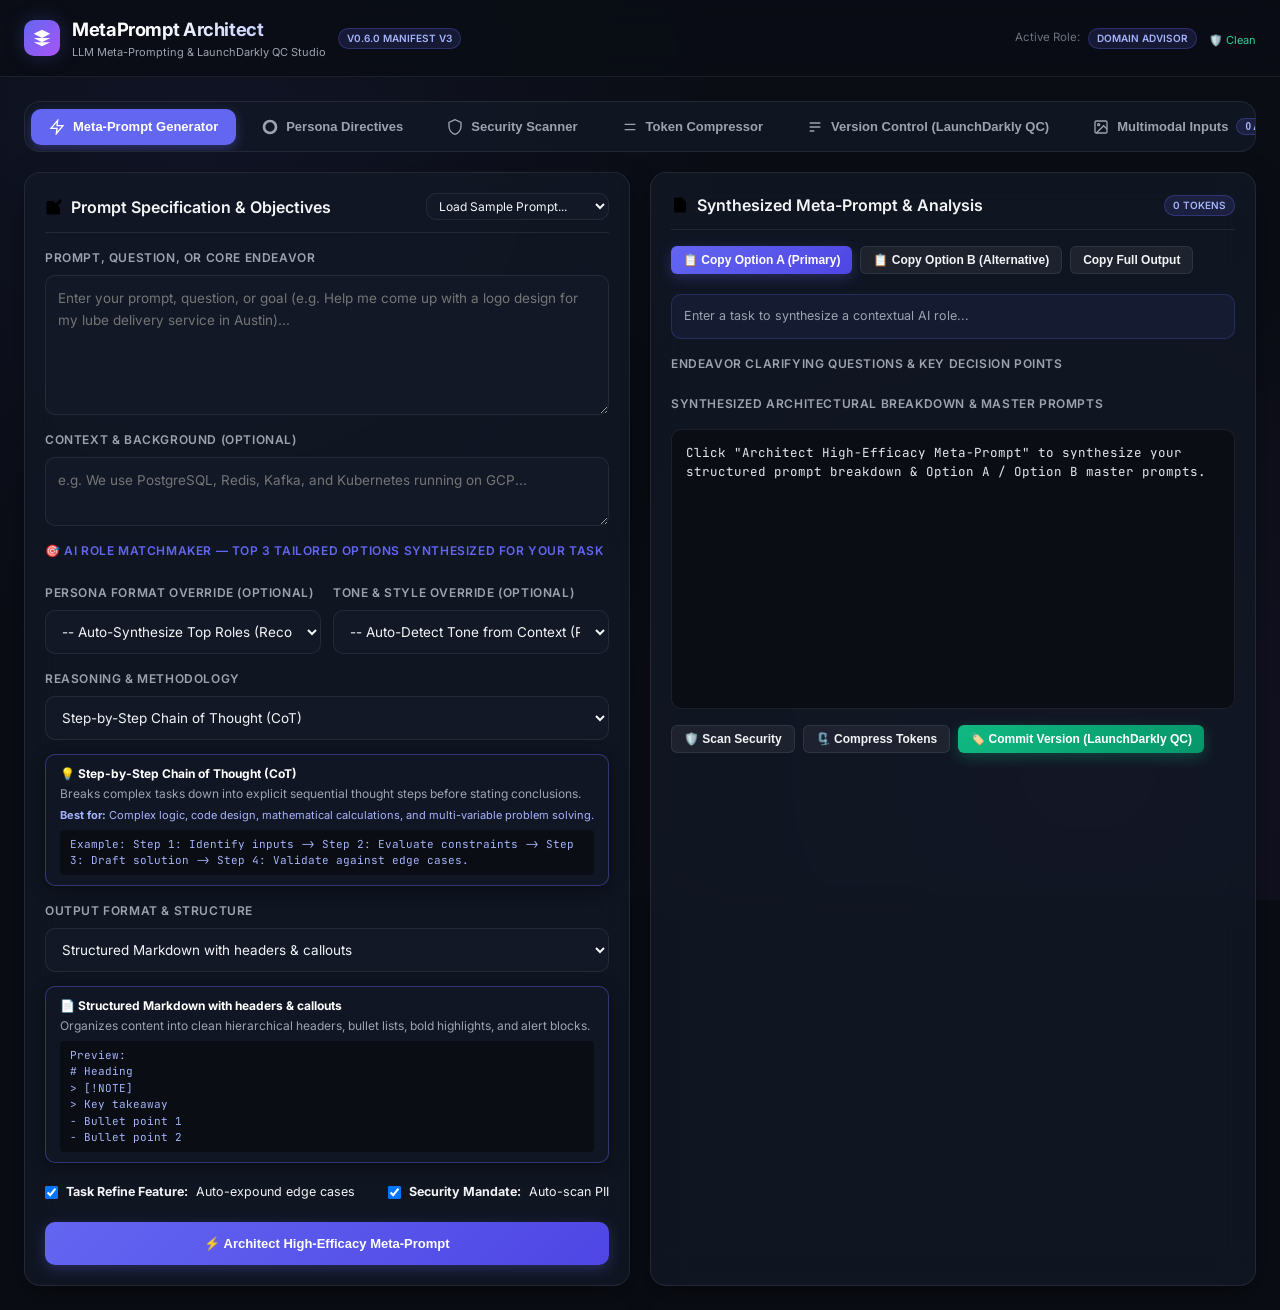
<file: index.html>
<!DOCTYPE html>
<html lang="en">
<head>
  <meta charset="UTF-8">
  <meta name="viewport" content="width=device-width, initial-scale=1.0">
  <title>MetaPrompt Architect — Meta-Prompting & Prompt Management Studio</title>
  <link rel="stylesheet" href="css/styles.css">
  <link rel="preconnect" href="https://fonts.googleapis.com">
  <link rel="preconnect" href="https://fonts.gstatic.com" crossorigin>
  <link href="https://fonts.googleapis.com/css2?family=Inter:wght@400;500;600;700&family=JetBrains+Mono:wght@400;500;600&display=swap" rel="stylesheet">
</head>
<body>

  <!-- Header & Top Navigation -->
  <header class="app-header">
    <div class="brand">
      <div class="brand-icon">
        <svg viewBox="0 0 24 24">
          <path d="M12 2L2 7l10 5 10-5-10-5zM2 17l10 5 10-5M2 12l10 5 10-5"/>
        </svg>
      </div>
      <div>
        <div class="brand-title">MetaPrompt Architect</div>
        <div style="font-size: 11px; color: var(--text-secondary);">LLM Meta-Prompting & LaunchDarkly QC Studio</div>
      </div>
      <span class="brand-badge">v0.6.0 Manifest V3</span>
    </div>

    <div class="header-actions">
      <div class="flex-gap-2">
        <span style="font-size: 11.5px; color: var(--text-muted);">Active Role:</span>
        <span class="brand-badge" id="badge-active-role">Domain Advisor</span>
      </div>
      <div id="header-security-indicator">
        <span style="color: #34d399; font-size: 11px;">🛡️ Clean</span>
      </div>
    </div>
  </header>

  <!-- Main Container -->
  <main class="main-container">

    <!-- Navigation Tabs -->
    <nav class="tabs-navigation">
      <button class="tab-btn active" data-tab="generator">
        <svg viewBox="0 0 24 24"><path d="M13 2L3 14h9l-1 8 10-12h-9l1-8z"/></svg>
        Meta-Prompt Generator
      </button>
      <button class="tab-btn" data-tab="advisor">
        <svg viewBox="0 0 24 24"><path d="M12 2a10 10 0 100 20 10 10 0 000-20zm0 18a8 8 0 110-16 8 8 0 010 16z"/></svg>
        Persona Directives
      </button>
      <button class="tab-btn" data-tab="security">
        <svg viewBox="0 0 24 24"><path d="M12 1L3 5v6c0 5.55 3.84 10.74 9 12 5.16-1.26 9-6.45 9-12V5l-9-4z"/></svg>
        Security Scanner
      </button>
      <button class="tab-btn" data-tab="compressor">
        <svg viewBox="0 0 24 24"><path d="M4 8h16M4 16h16"/></svg>
        Token Compressor
      </button>
      <button class="tab-btn" data-tab="versioning">
        <svg viewBox="0 0 24 24"><path d="M4 6h16M4 12h16M4 18h7"/></svg>
        Version Control (LaunchDarkly QC)
      </button>
      <button class="tab-btn" data-tab="multimodal">
        <svg viewBox="0 0 24 24"><rect x="3" y="3" width="18" height="18" rx="2"/><circle cx="8.5" cy="8.5" r="1.5"/><path d="M21 15l-5-5L5 21"/></svg>
        Multimodal Inputs <span class="brand-badge" id="badge-multimodal-count">0 Attached</span>
      </button>
    </nav>

    <!-- VIEW 1: Meta-Prompt Generator -->
    <section class="view-panel active" id="view-generator">
      <div class="two-column-grid">

        <!-- Left Input Column -->
        <div class="glass-card">
          <div class="card-header">
            <h2 class="card-title">
              <svg viewBox="0 0 24 24"><path d="M11 4H4a2 2 0 00-2 2v14a2 2 0 002 2h14a2 2 0 002-2v-7"/><path d="M18.5 2.5a2.121 2.121 0 013 3L12 15l-4 1 1-4 9.5-9.5z"/></svg>
              Prompt Specification & Objectives
            </h2>
            <select class="form-select" id="select-sample-prompts" style="width: auto; padding: 4px 8px; font-size: 12px;">
              <option value="">Load Sample Prompt...</option>
              <option value="architecture">Systems Architecture</option>
              <option value="security">Security API Audit</option>
              <option value="data_analysis">BigQuery Cohort Analysis</option>
            </select>
          </div>

          <div class="form-group">
            <label class="form-label" for="input-task">Prompt, Question, or Core Endeavor</label>
            <textarea class="form-textarea" id="input-task" placeholder="Enter your prompt, question, or goal (e.g. Help me come up with a logo design for my lube delivery service in Austin)..."></textarea>
          </div>

          <div class="form-group">
            <label class="form-label" for="input-context">Context & Background (Optional)</label>
            <textarea class="form-textarea" id="input-context" style="min-height: 60px;" placeholder="e.g. We use PostgreSQL, Redis, Kafka, and Kubernetes running on GCP..."></textarea>
          </div>

          <!-- Selectable Role Candidates Section -->
          <div class="form-group">
            <label class="form-label" style="color: var(--accent-primary); font-weight: 600;">🎯 AI Role Matchmaker — Top 3 Tailored Options Synthesized for Your Task</label>
            <div id="role-candidates-container" style="display: flex; flex-direction: column; gap: 6px;"></div>
          </div>

          <!-- Optional Persona & Tone Dropdowns -->
          <div class="two-column-grid" style="gap: 12px;">
            <div class="form-group">
              <label class="form-label" for="select-persona-format">Persona Format Override (Optional)</label>
              <select class="form-select" id="select-persona-format"></select>
            </div>
            <div class="form-group">
              <label class="form-label" for="select-tone-style">Tone & Style Override (Optional)</label>
              <select class="form-select" id="select-tone-style"></select>
            </div>
          </div>

          <!-- Reasoning Mode & Output Format Dropdowns with Tooltip Info Boxes -->
          <div class="form-group">
            <label class="form-label" for="select-reasoning-mode">Reasoning & Methodology</label>
            <select class="form-select" id="select-reasoning-mode"></select>
            <div class="info-tooltip-box" id="tooltip-reasoning-mode"></div>
          </div>

          <div class="form-group">
            <label class="form-label" for="select-output-format">Output Format & Structure</label>
            <select class="form-select" id="select-output-format"></select>
            <div class="info-tooltip-box" id="tooltip-output-format"></div>
          </div>

          <div class="flex-between" style="padding: 4px 0;">
            <label style="display: flex; align-items: center; gap: 8px; font-size: 12.5px; cursor: pointer;">
              <input type="checkbox" id="check-enable-refine" checked>
              <strong>Task Refine Feature:</strong> Auto-expound edge cases
            </label>
            <label style="display: flex; align-items: center; gap: 8px; font-size: 12.5px; cursor: pointer;">
              <input type="checkbox" id="check-enable-security" checked>
              <strong>Security Mandate:</strong> Auto-scan PII
            </label>
          </div>

          <button type="button" class="btn btn-primary btn-block" id="btn-generate-prompt" style="padding: 14px;">
            ⚡ Architect High-Efficacy Meta-Prompt
          </button>
        </div>

        <!-- Right Output Column -->
        <div class="glass-card">
          <div class="card-header">
            <h2 class="card-title">
              <svg viewBox="0 0 24 24"><path d="M14 2H6a2 2 0 00-2 2v16a2 2 0 002 2h12a2 2 0 002-2V8z"/><polyline points="14 2 14 8 20 8"/></svg>
              Synthesized Meta-Prompt & Analysis
            </h2>
            <div class="flex-gap-2">
              <span class="brand-badge" id="badge-token-count">0 Tokens</span>
            </div>
          </div>

          <div class="btn-group" style="margin-bottom: 4px;">
            <button class="btn btn-primary btn-sm" id="btn-copy-option-a">📋 Copy Option A (Primary)</button>
            <button class="btn btn-secondary btn-sm" id="btn-copy-option-b">📋 Copy Option B (Alternative)</button>
            <button class="btn btn-secondary btn-sm" id="btn-copy-prompt">Copy Full Output</button>
          </div>

          <!-- Dynamic Role Summary Box -->
          <div id="recommended-role-summary" style="background: rgba(99, 102, 241, 0.08); border: 1px solid rgba(99, 102, 241, 0.25); border-radius: var(--radius-md); padding: 12px;">
            <div style="font-size: 12.5px; color: var(--text-secondary);">Enter a task to synthesize a contextual AI role...</div>
          </div>

          <!-- Dynamic Clarifying Questions Panel -->
          <div>
            <div class="form-label" style="margin-bottom: 6px;">Endeavor Clarifying Questions & Key Decision Points</div>
            <div id="clarifying-questions-container" style="display: flex; flex-direction: column; gap: 6px;"></div>
          </div>

          <div class="form-label">Synthesized Architectural Breakdown & Master Prompts</div>
          <div class="code-preview" id="output-meta-prompt" style="min-height: 280px;">Click "Architect High-Efficacy Meta-Prompt" to synthesize your structured prompt breakdown & Option A / Option B master prompts.</div>

          <div class="btn-group">
            <button class="btn btn-secondary btn-sm" onclick="document.querySelector('[data-tab=\'security\']').click()">🛡️ Scan Security</button>
            <button class="btn btn-secondary btn-sm" onclick="document.querySelector('[data-tab=\'compressor\']').click()">🗜️ Compress Tokens</button>
            <button class="btn btn-success btn-sm" onclick="document.querySelector('[data-tab=\'versioning\']').click()">🏷️ Commit Version (LaunchDarkly QC)</button>
          </div>
        </div>

      </div>
    </section>

    <!-- VIEW 2: Persona Directives -->
    <section class="view-panel" id="view-advisor">
      <div class="glass-card">
        <div class="card-header">
          <h2 class="card-title">🤖 AI Role Synthesis & Persona Customization</h2>
        </div>
        <p style="color: var(--text-secondary); font-size: 13px;">
          Select from suggested AI role candidates, supply custom role directives, or choose to forego role assignment altogether to keep responses un-opinionated.
        </p>

        <div class="two-column-grid" style="margin-top: 12px;">
          <!-- Custom Role Directives -->
          <div class="glass-card">
            <h3 style="font-size: 0.95rem; font-weight: 600;">Custom System Directive Builder</h3>
            <div class="form-group">
              <label class="form-label" for="custom-role-title">Role Title / Designation</label>
              <input type="text" class="form-input" id="custom-role-title" placeholder="e.g. Principal Distributed Systems Architect">
            </div>
            <div class="form-group">
              <label class="form-label" for="custom-role-tone">Persona Style / Tone</label>
              <input type="text" class="form-input" id="custom-role-tone" placeholder="e.g. Direct, authoritative, zero conversational fluff">
            </div>
            <div class="form-group">
              <label class="form-label" for="custom-role-system">Custom System Instruction Prompt</label>
              <textarea class="form-textarea" id="custom-role-system" style="min-height: 100px;" placeholder="e.g. You are a Principal Systems Architect. Provide production-grade solutions..."></textarea>
            </div>
            <button type="button" class="btn btn-primary" id="btn-apply-custom-role">Apply Custom Directive</button>
          </div>

          <!-- Persona Formats List -->
          <div class="glass-card">
            <h3 style="font-size: 0.95rem; font-weight: 600;">Available Persona Options</h3>
            <div style="display: flex; flex-direction: column; gap: 10px; font-size: 12.5px; color: var(--text-secondary);">
              <div>• <strong>Auto-Synthesize (Default):</strong> Dynamically detects context and formulates role.</div>
              <div>• <strong>Domain Senior Specialist:</strong> Technical rigor, production standards, zero fluff.</div>
              <div>• <strong>Socratic Diagnostic Mentor:</strong> Step-by-Step guidance, diagnostic questioning.</div>
              <div>• <strong>C-Suite Executive Advisor:</strong> ROI, risk mitigation, high-level decision framing.</div>
              <div>• <strong>Direct-Response Minimalist:</strong> Concise, bulleted, action-first output.</div>
              <div>• <strong>Peer Code Reviewer & Auditor:</strong> OWASP defense, performance, edge-case audit.</div>
              <div>• <strong>Forego Role Assignment:</strong> Un-opinionated neutral LLM response.</div>
            </div>
          </div>
        </div>
      </div>
    </section>

    <!-- VIEW 3: Security Scanner -->
    <section class="view-panel" id="view-security">
      <div class="glass-card">
        <div class="card-header">
          <h2 class="card-title">🛡️ Security & Privacy Vulnerability Scanner</h2>
          <button class="btn btn-danger btn-sm" id="btn-auto-redact">⚡ 1-Click Auto-Redact All</button>
        </div>

        <div class="form-group">
          <label class="form-label" for="security-input-text">Prompt Content to Scan</label>
          <textarea class="form-textarea" id="security-input-text" placeholder="Paste or generate a prompt to scan for API keys, passwords, PII, internal IPs, or prompt injections..."></textarea>
        </div>

        <button type="button" class="btn btn-primary" id="btn-run-security-scan">Run Deep Security & Vulnerability Scan</button>

        <div id="security-status-banner" class="security-banner safe" style="margin-top: 12px;">
          ✓ <strong>Security Scan Ready:</strong> Click scan to evaluate prompt privacy posture.
        </div>

        <div style="margin-top: 12px;">
          <h3 style="font-size: 0.9rem; font-weight: 600; margin-bottom: 8px;">Detected Sensitivity Findings</h3>
          <div id="security-findings-list" style="display: flex; flex-direction: column; gap: 8px;"></div>
        </div>
      </div>
    </section>

    <!-- VIEW 4: Token Compressor -->
    <section class="view-panel" id="view-compressor">
      <div class="glass-card">
        <div class="card-header">
          <h2 class="card-title">🗜️ Token-Conscious Prompt Compression Engine</h2>
        </div>

        <div class="compression-stats">
          <div class="stat-box">
            <div class="stat-value" id="stat-orig-tokens">0</div>
            <div class="stat-label">Original Tokens</div>
          </div>
          <div class="stat-box">
            <div class="stat-value" id="stat-comp-tokens" style="color: #34d399;">0</div>
            <div class="stat-label">Compressed Tokens</div>
          </div>
          <div class="stat-box">
            <div class="stat-value" id="stat-savings-pct" style="color: var(--cyan-accent);">0%</div>
            <div class="stat-label">Token Reduction</div>
          </div>
        </div>

        <div class="two-column-grid" style="margin-top: 12px;">
          <div class="form-group">
            <label class="form-label" for="compressor-input-text">Original Prompt</label>
            <textarea class="form-textarea" id="compressor-input-text" placeholder="Paste prompt to compress..."></textarea>
          </div>
          <div class="form-group">
            <label class="form-label">Compressed Prompt Output (Token-Conscious)</label>
            <div class="code-preview" id="compressor-output-text" style="min-height: 140px;">Compressed text will appear here.</div>
          </div>
        </div>

        <div class="flex-between">
          <div class="form-group" style="width: 220px;">
            <label class="form-label" for="select-compression-level">Compression Aggressiveness</label>
            <select class="form-select" id="select-compression-level">
              <option value="moderate">Moderate (Preserve Structure)</option>
              <option value="aggressive">Aggressive (Maximum Token Reduction)</option>
              <option value="light">Light (Remove conversational filler only)</option>
            </select>
          </div>

          <div style="font-size: 12px; color: var(--text-secondary);">
            Estimated Cost Savings (per 1k runs): <strong id="stat-cost-savings" style="color: #34d399;">$0.00</strong>
          </div>

          <button type="button" class="btn btn-primary" id="btn-run-compression">Execute Token Compression</button>
        </div>
      </div>
    </section>

    <!-- VIEW 5: Version Control & Quality Control (LaunchDarkly Methodology) -->
    <section class="view-panel" id="view-versioning">
      <div class="glass-card">
        <div class="card-header">
          <h2 class="card-title">🏷️ LaunchDarkly Prompt Versioning & Quality Control</h2>
          <span class="brand-badge">SemVer & Dynamic Variables</span>
        </div>

        <div class="two-column-grid">
          <!-- Commit New Version -->
          <div class="glass-card">
            <h3 style="font-size: 0.95rem; font-weight: 600;">Commit New Prompt Version</h3>
            <div class="form-group">
              <label class="form-label" for="version-title-input">Version Release Name / Label</label>
              <input type="text" class="form-input" id="version-title-input" placeholder="e.g. Added CoT reasoning & strict zero-trust constraints">
            </div>
            <div class="two-column-grid" style="gap: 10px;">
              <div class="form-group">
                <label class="form-label" for="version-model-select">Target LLM</label>
                <select class="form-select" id="version-model-select">
                  <option value="GPT-4o">OpenAI GPT-4o</option>
                  <option value="Claude 3.5 Sonnet">Anthropic Claude 3.5 Sonnet</option>
                  <option value="Gemini 1.5 Pro / Flash">Google Gemini 1.5 Pro / Flash</option>
                  <option value="DeepSeek R1 / V3">DeepSeek R1 / V3</option>
                  <option value="Universal">Universal (Any Model)</option>
                </select>
              </div>
              <div class="form-group">
                <label class="form-label" for="version-changelog-input">Changelog Notes</label>
                <input type="text" class="form-input" id="version-changelog-input" placeholder="e.g. Fixed output formatting bug">
              </div>
            </div>
            <div class="form-group">
              <label class="form-label" for="version-prompt-text">Prompt Body (Supports {{variable_name}})</label>
              <textarea class="form-textarea" id="version-prompt-text" style="min-height: 100px;"></textarea>
            </div>
            <button type="button" class="btn btn-success" id="btn-save-new-version">Save Version Entry</button>
          </div>

          <!-- Side-by-Side Visual Diff Comparison -->
          <div class="glass-card">
            <h3 style="font-size: 0.95rem; font-weight: 600;">Side-by-Side Visual Diff Comparison</h3>
            <div class="version-toolbar">
              <div class="version-selector-group">
                <span style="font-size: 12px; color: var(--text-secondary);">Compare</span>
                <select class="form-select" id="select-diff-a" style="width: 140px; padding: 4px 8px; font-size: 12px;"></select>
                <span style="font-size: 12px; color: var(--text-secondary);">vs</span>
                <select class="form-select" id="select-diff-b" style="width: 140px; padding: 4px 8px; font-size: 12px;"></select>
              </div>
              <button class="btn btn-secondary btn-sm" id="btn-compare-versions">Render Visual Diff</button>
            </div>

            <div class="diff-container" style="margin-top: 8px;">
              <div class="diff-box" id="diff-box-a">Select versions above to compare differences...</div>
              <div class="diff-box" id="diff-box-b">Differences will highlight additions (green) & deletions (red)...</div>
            </div>
          </div>
        </div>

        <div style="margin-top: 16px;">
          <h3 style="font-size: 0.95rem; font-weight: 600; margin-bottom: 8px;">Prompt Version History Log</h3>
          <div id="version-history-list" style="display: flex; flex-direction: column; gap: 10px;"></div>
        </div>
      </div>
    </section>

    <!-- VIEW 6: Multimodal Inputs -->
    <section class="view-panel" id="view-multimodal">
      <div class="glass-card">
        <div class="card-header">
          <h2 class="card-title">🖼️ Multimodal Asset & Visual Input Integration</h2>
        </div>

        <p style="color: var(--text-secondary); font-size: 13px;">
          Attach images, UI wireframes, architecture diagrams, or text files to automatically integrate visual analysis directives into your meta-prompt.
        </p>

        <div class="upload-dropzone" id="dropzone-media">
          <svg style="width: 32px; height: 32px; color: var(--accent-primary); margin-bottom: 8px;" viewBox="0 0 24 24" fill="none" stroke="currentColor" stroke-width="2">
            <path d="M21 15v4a2 2 0 01-2 2H5a2 2 0 01-2-2v-4M17 8l-5-5-5 5M12 3v12"/>
          </svg>
          <div style="font-weight: 600;">Drag & Drop Images or Text Files Here</div>
          <div style="font-size: 12px; color: var(--text-muted);">or click to browse your computer</div>
          <input type="file" id="input-media-files" multiple accept="image/*,.txt,.json,.md,.csv" style="display: none;">
        </div>

        <div class="media-preview-grid" id="media-preview-container"></div>

        <div style="margin-top: 16px;">
          <h3 style="font-size: 0.9rem; font-weight: 600; margin-bottom: 8px;">Multimodal Prompt Quick Templates</h3>
          <div class="btn-group">
            <button class="btn btn-secondary btn-sm btn-multimodal-template" data-type="vision_analysis">Visual & OCR Image Analysis</button>
            <button class="btn btn-secondary btn-sm btn-multimodal-template" data-type="ui_to_code">UI Screenshot to HTML/CSS Code</button>
            <button class="btn btn-secondary btn-sm btn-multimodal-template" data-type="diagram_architecture">Architecture Diagram to Spec</button>
          </div>
        </div>
      </div>
    </section>

  </main>

  <!-- Load JavaScript Modules -->
  <script src="js/roleAdvisor.js"></script>
  <script src="js/securityScanner.js"></script>
  <script src="js/tokenCompressor.js"></script>
  <script src="js/versionManager.js"></script>
  <script src="js/metaPromptEngine.js"></script>
  <script src="js/multimodalHandler.js"></script>
  <script src="js/app.js"></script>
</body>
</html>
</file>
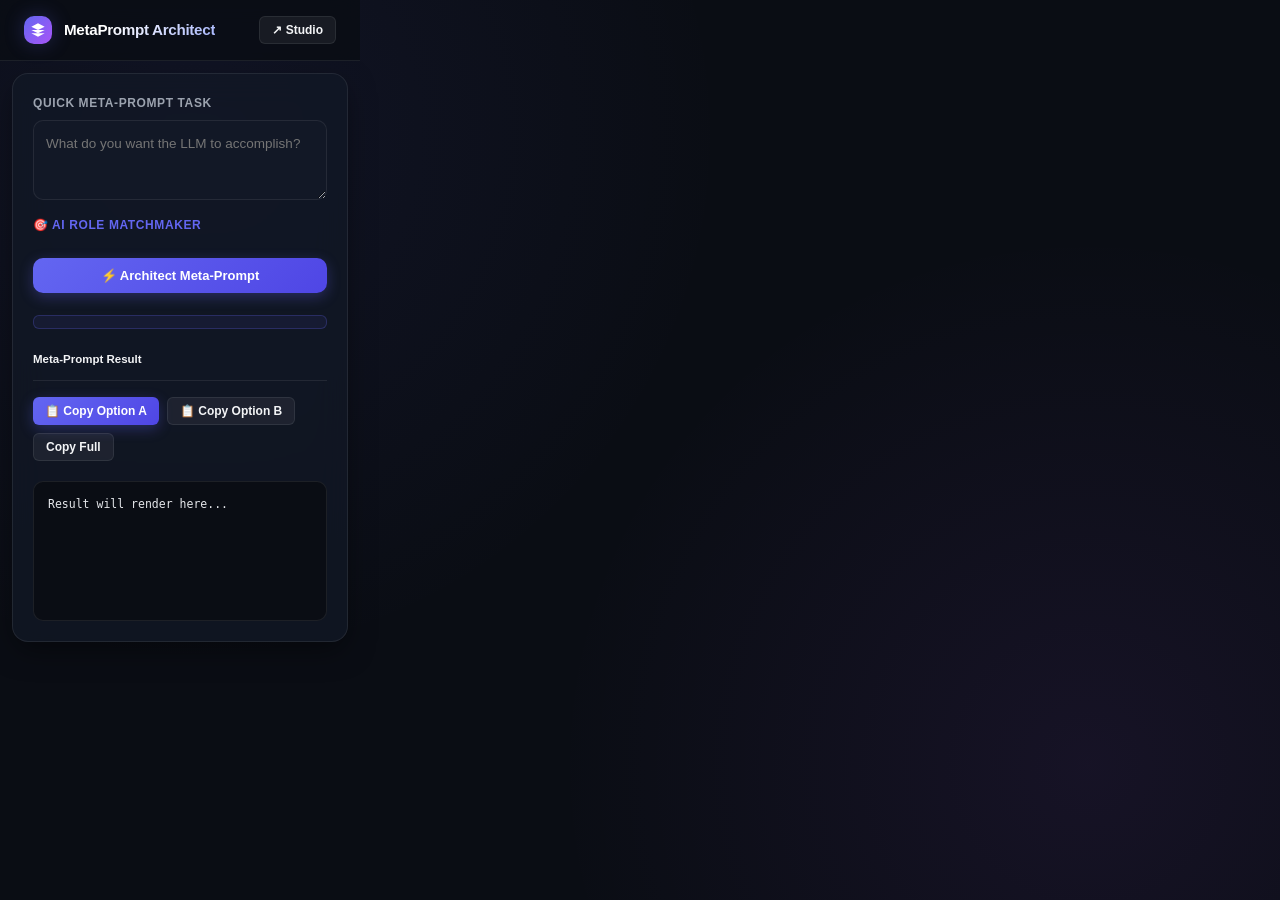
<file: popup.html>
<!DOCTYPE html>
<html lang="en">
<head>
  <meta charset="UTF-8">
  <meta name="viewport" content="width=device-width, initial-scale=1.0">
  <title>MetaPrompt Architect Popup</title>
  <link rel="stylesheet" href="css/styles.css">
  <style>
    body { width: 360px; height: 500px; overflow-y: auto; padding: 0; }
  </style>
</head>
<body class="popup-mode">

  <header class="app-header">
    <div class="brand">
      <div class="brand-icon" style="width: 28px; height: 28px;">
        <svg viewBox="0 0 24 24" style="width: 16px; height: 16px;">
          <path d="M12 2L2 7l10 5 10-5-10-5zM2 17l10 5 10-5M2 12l10 5 10-5"/>
        </svg>
      </div>
      <div class="brand-title" style="font-size: 0.95rem;">MetaPrompt Architect</div>
    </div>
    <button class="btn btn-secondary btn-sm" id="btn-open-full-studio" title="Open Full Studio">↗ Studio</button>
  </header>

  <main class="main-container">
    <div class="glass-card">
      <div class="form-group">
        <label class="form-label" for="input-task">Quick Meta-Prompt Task</label>
        <textarea class="form-textarea" id="input-task" style="min-height: 80px;" placeholder="What do you want the LLM to accomplish?"></textarea>
      </div>

      <div class="form-group">
        <label class="form-label" style="color: var(--accent-primary); font-weight: 600;">🎯 AI Role Matchmaker</label>
        <div id="role-candidates-container" style="display: flex; flex-direction: column; gap: 6px;"></div>
      </div>

      <button type="button" class="btn btn-primary btn-block" id="btn-generate-prompt">
        ⚡ Architect Meta-Prompt
      </button>

      <div id="recommended-role-summary" style="background: rgba(99, 102, 241, 0.08); border: 1px solid rgba(99, 102, 241, 0.25); border-radius: var(--radius-sm); padding: 6px 10px; font-size: 11.5px; margin-top: 6px;"></div>

      <div class="card-header" style="margin-top: 6px;">
        <span style="font-weight: 600; font-size: 11.5px;">Meta-Prompt Result</span>
      </div>

      <div class="btn-group" style="margin-bottom: 4px;">
        <button class="btn btn-primary btn-sm" id="btn-copy-option-a">📋 Copy Option A</button>
        <button class="btn btn-secondary btn-sm" id="btn-copy-option-b">📋 Copy Option B</button>
        <button class="btn btn-secondary btn-sm" id="btn-copy-prompt">Copy Full</button>
      </div>

      <div class="code-preview" id="output-meta-prompt" style="min-height: 140px; font-size: 11.5px;">Result will render here...</div>
    </div>
  </main>

  <script src="js/roleAdvisor.js"></script>
  <script src="js/securityScanner.js"></script>
  <script src="js/tokenCompressor.js"></script>
  <script src="js/versionManager.js"></script>
  <script src="js/metaPromptEngine.js"></script>
  <script src="js/multimodalHandler.js"></script>
  <script src="js/app.js"></script>
  <script>
    document.getElementById('btn-open-full-studio')?.addEventListener('click', () => {
      if (chrome && chrome.tabs) {
        chrome.tabs.create({ url: 'index.html' });
      } else {
        window.open('index.html', '_blank');
      }
    });
  </script>
</body>
</html>
</file>
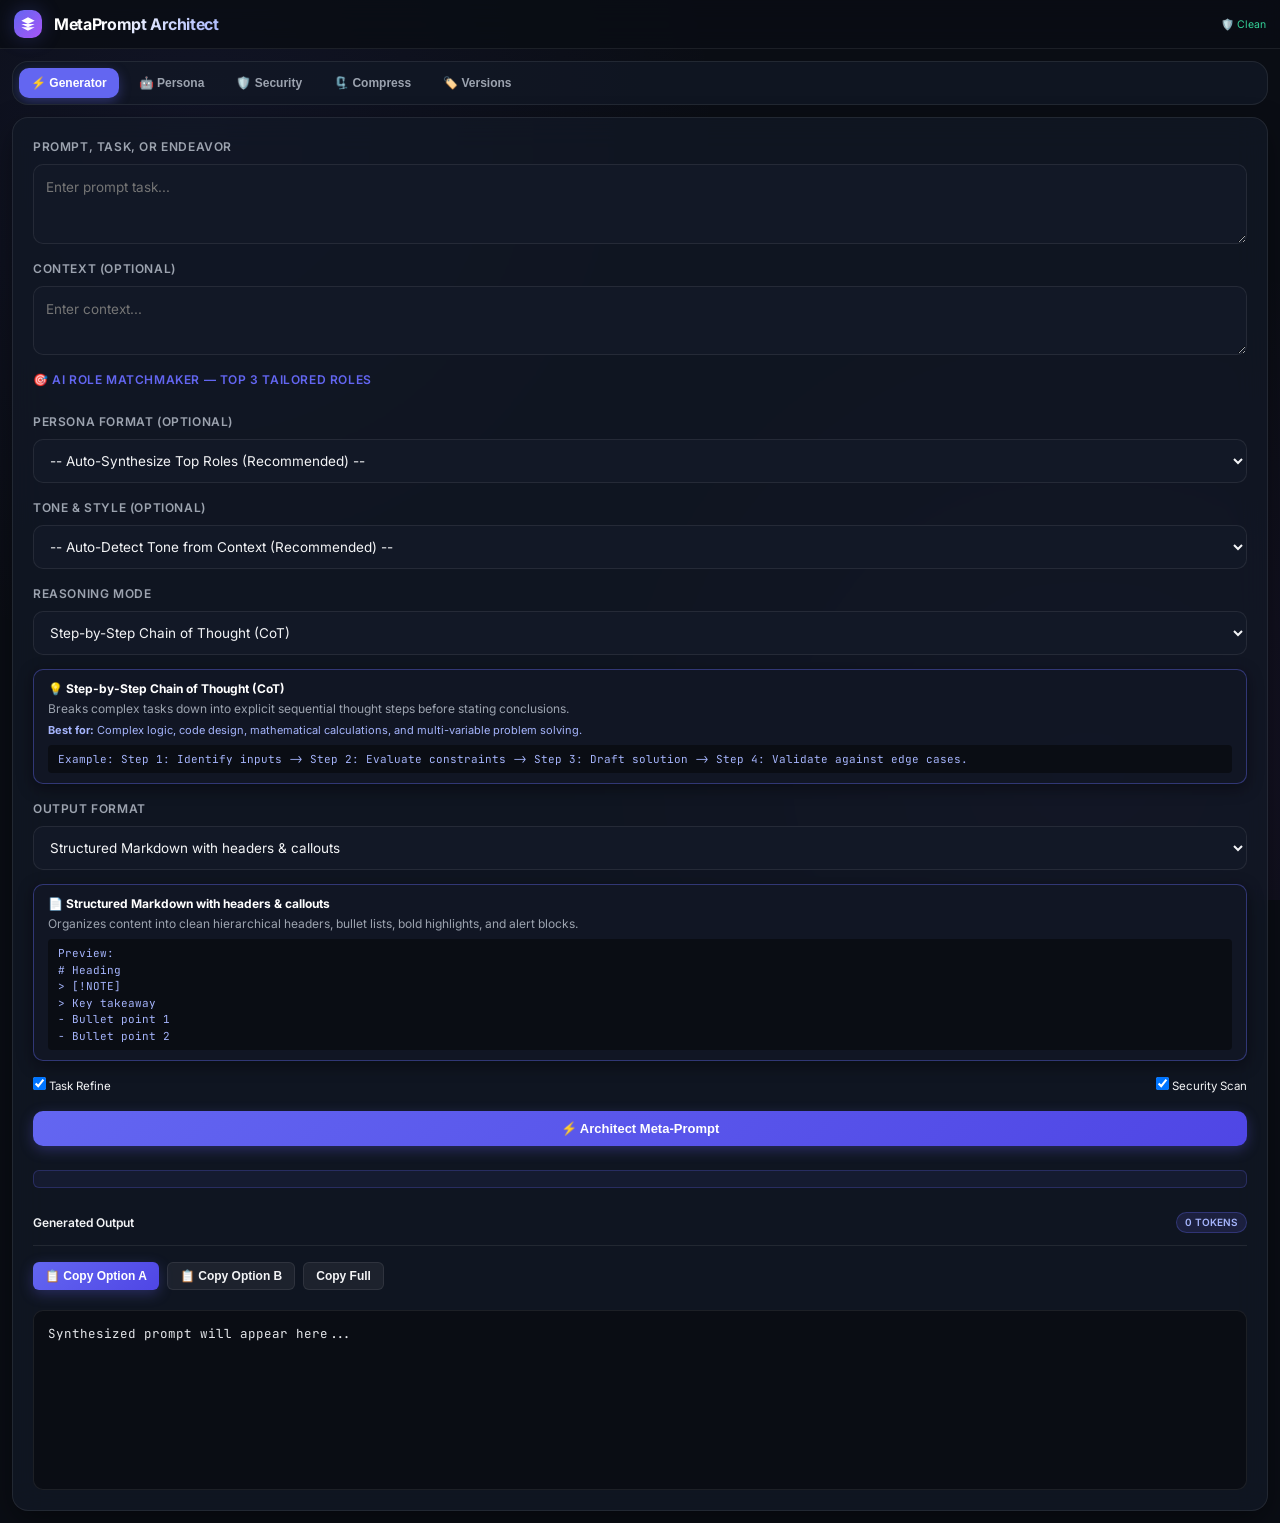
<file: sidepanel.html>
<!DOCTYPE html>
<html lang="en">
<head>
  <meta charset="UTF-8">
  <meta name="viewport" content="width=device-width, initial-scale=1.0">
  <title>MetaPrompt Architect — Side Panel</title>
  <link rel="stylesheet" href="css/styles.css">
  <link rel="preconnect" href="https://fonts.googleapis.com">
  <link rel="preconnect" href="https://fonts.gstatic.com" crossorigin>
  <link href="https://fonts.googleapis.com/css2?family=Inter:wght@400;500;600;700&family=JetBrains+Mono:wght@400;500;600&display=swap" rel="stylesheet">
  <style>
    body { font-size: 13px; }
    .main-container { padding: 12px; gap: 12px; }
    .two-column-grid { grid-template-columns: 1fr; }
    .app-header { padding: 10px 14px; }
    .card-title { font-size: 0.9rem; }
    .tab-btn { padding: 8px 12px; font-size: 12px; }
  </style>
</head>
<body class="popup-mode">

  <header class="app-header">
    <div class="brand">
      <div class="brand-icon" style="width: 28px; height: 28px;">
        <svg viewBox="0 0 24 24" style="width: 16px; height: 16px;">
          <path d="M12 2L2 7l10 5 10-5-10-5zM2 17l10 5 10-5M2 12l10 5 10-5"/>
        </svg>
      </div>
      <div>
        <div class="brand-title" style="font-size: 1rem;">MetaPrompt Architect</div>
      </div>
    </div>
    <div id="header-security-indicator">
      <span style="color: #34d399; font-size: 10.5px;">🛡️ Clean</span>
    </div>
  </header>

  <main class="main-container">
    <nav class="tabs-navigation">
      <button class="tab-btn active" data-tab="generator">⚡ Generator</button>
      <button class="tab-btn" data-tab="advisor">🤖 Persona</button>
      <button class="tab-btn" data-tab="security">🛡️ Security</button>
      <button class="tab-btn" data-tab="compressor">🗜️ Compress</button>
      <button class="tab-btn" data-tab="versioning">🏷️ Versions</button>
    </nav>

    <!-- VIEW 1: Generator -->
    <section class="view-panel active" id="view-generator">
      <div class="glass-card">
        <div class="form-group">
          <label class="form-label" for="input-task">Prompt, Task, or Endeavor</label>
          <textarea class="form-textarea" id="input-task" style="min-height: 80px;" placeholder="Enter prompt task..."></textarea>
        </div>

        <div class="form-group">
          <label class="form-label" for="input-context">Context (Optional)</label>
          <textarea class="form-textarea" id="input-context" style="min-height: 50px;" placeholder="Enter context..."></textarea>
        </div>

        <div class="form-group">
          <label class="form-label" style="color: var(--accent-primary); font-weight: 600;">🎯 AI Role Matchmaker — Top 3 Tailored Roles</label>
          <div id="role-candidates-container" style="display: flex; flex-direction: column; gap: 6px;"></div>
        </div>

        <div class="form-group">
          <label class="form-label" for="select-persona-format">Persona Format (Optional)</label>
          <select class="form-select" id="select-persona-format"></select>
        </div>

        <div class="form-group">
          <label class="form-label" for="select-tone-style">Tone & Style (Optional)</label>
          <select class="form-select" id="select-tone-style"></select>
        </div>

        <div class="form-group">
          <label class="form-label" for="select-reasoning-mode">Reasoning Mode</label>
          <select class="form-select" id="select-reasoning-mode"></select>
          <div class="info-tooltip-box" id="tooltip-reasoning-mode"></div>
        </div>

        <div class="form-group">
          <label class="form-label" for="select-output-format">Output Format</label>
          <select class="form-select" id="select-output-format"></select>
          <div class="info-tooltip-box" id="tooltip-output-format"></div>
        </div>

        <div class="flex-between">
          <label style="font-size: 11.5px; cursor: pointer;">
            <input type="checkbox" id="check-enable-refine" checked> Task Refine
          </label>
          <label style="font-size: 11.5px; cursor: pointer;">
            <input type="checkbox" id="check-enable-security" checked> Security Scan
          </label>
        </div>

        <button type="button" class="btn btn-primary btn-block" id="btn-generate-prompt">
          ⚡ Architect Meta-Prompt
        </button>

        <div id="recommended-role-summary" style="background: rgba(99, 102, 241, 0.08); border: 1px solid rgba(99, 102, 241, 0.25); border-radius: var(--radius-sm); padding: 8px 10px; font-size: 12px; margin-top: 8px;"></div>

        <div class="card-header" style="margin-top: 8px;">
          <span style="font-weight: 600; font-size: 12px;">Generated Output</span>
          <span class="brand-badge" id="badge-token-count">0 Tokens</span>
        </div>

        <div class="btn-group" style="margin-bottom: 4px;">
          <button class="btn btn-primary btn-sm" id="btn-copy-option-a">📋 Copy Option A</button>
          <button class="btn btn-secondary btn-sm" id="btn-copy-option-b">📋 Copy Option B</button>
          <button class="btn btn-secondary btn-sm" id="btn-copy-prompt">Copy Full</button>
        </div>

        <div class="code-preview" id="output-meta-prompt" style="min-height: 180px;">Synthesized prompt will appear here...</div>
      </div>
    </section>

    <!-- VIEW 2: Advisor -->
    <section class="view-panel" id="view-advisor">
      <div class="glass-card">
        <h3 style="font-size: 0.9rem; font-weight: 600;">Custom AI Directive</h3>
        <div class="form-group">
          <label class="form-label" for="custom-role-title">Title</label>
          <input type="text" class="form-input" id="custom-role-title" placeholder="Role title">
        </div>
        <div class="form-group">
          <label class="form-label" for="custom-role-system">Directive</label>
          <textarea class="form-textarea" id="custom-role-system" style="min-height: 80px;" placeholder="System prompt..."></textarea>
        </div>
        <button type="button" class="btn btn-primary btn-sm" id="btn-apply-custom-role">Apply Directive</button>
      </div>
    </section>

    <!-- VIEW 3: Security -->
    <section class="view-panel" id="view-security">
      <div class="glass-card">
        <div class="flex-between">
          <span style="font-weight: 600; font-size: 12px;">Security Scanner</span>
          <button class="btn btn-danger btn-sm" id="btn-auto-redact">Auto-Redact</button>
        </div>
        <textarea class="form-textarea" id="security-input-text" style="min-height: 100px;" placeholder="Prompt to scan..."></textarea>
        <button type="button" class="btn btn-primary btn-sm" id="btn-run-security-scan">Scan Now</button>
        <div id="security-status-banner" class="security-banner safe">Scan Ready</div>
        <div id="security-findings-list" style="display: flex; flex-direction: column; gap: 6px; font-size: 11px;"></div>
      </div>
    </section>

    <!-- VIEW 4: Token Compressor -->
    <section class="view-panel" id="view-compressor">
      <div class="glass-card">
        <div class="compression-stats">
          <div class="stat-box"><div class="stat-value" id="stat-orig-tokens" style="font-size: 1.1rem;">0</div><div class="stat-label">Orig</div></div>
          <div class="stat-box"><div class="stat-value" id="stat-comp-tokens" style="font-size: 1.1rem; color: #34d399;">0</div><div class="stat-label">Comp</div></div>
          <div class="stat-box"><div class="stat-value" id="stat-savings-pct" style="font-size: 1.1rem; color: var(--cyan-accent);">0%</div><div class="stat-label">Saved</div></div>
        </div>
        <textarea class="form-textarea" id="compressor-input-text" style="min-height: 80px;" placeholder="Text to compress..."></textarea>
        <button type="button" class="btn btn-primary btn-sm" id="btn-run-compression">Compress Tokens</button>
        <div class="code-preview" id="compressor-output-text" style="min-height: 100px;">Compressed text...</div>
      </div>
    </section>

    <!-- VIEW 5: Versioning -->
    <section class="view-panel" id="view-versioning">
      <div class="glass-card">
        <h3 style="font-size: 0.9rem; font-weight: 600;">Prompt Versions (LaunchDarkly QC)</h3>
        <input type="text" class="form-input" id="version-title-input" placeholder="Release name">
        <textarea class="form-textarea" id="version-prompt-text" style="min-height: 80px;" placeholder="Prompt text"></textarea>
        <button type="button" class="btn btn-success btn-sm" id="btn-save-new-version">Save Version</button>
        <div id="version-history-list" style="display: flex; flex-direction: column; gap: 8px; margin-top: 8px;"></div>
      </div>
    </section>
  </main>

  <script src="js/roleAdvisor.js"></script>
  <script src="js/securityScanner.js"></script>
  <script src="js/tokenCompressor.js"></script>
  <script src="js/versionManager.js"></script>
  <script src="js/metaPromptEngine.js"></script>
  <script src="js/multimodalHandler.js"></script>
  <script src="js/app.js"></script>
</body>
</html>
</file>
<file: css/styles.css>
/* ==========================================================================
   MetaPrompt Architect - Design System & Styles
   Dark Mode Premium Aesthetic, Glassmorphism & High Contrast Controls
   ========================================================================== */

:root {
  --bg-dark: #0a0d14;
  --bg-card: rgba(18, 24, 38, 0.75);
  --bg-card-hover: rgba(26, 35, 56, 0.85);
  --bg-input: #121826;
  --bg-input-focus: #182238;
  
  --border-color: rgba(255, 255, 255, 0.08);
  --border-glow: rgba(99, 102, 241, 0.4);
  
  --text-primary: #f3f4f6;
  --text-secondary: #9ca3af;
  --text-muted: #6b7280;
  
  --accent-primary: #6366f1;
  --accent-hover: #4f46e5;
  --accent-light: rgba(99, 102, 241, 0.15);
  
  --cyan-accent: #06b6d4;
  --purple-accent: #a855f7;
  
  --status-success: #10b981;
  --status-success-bg: rgba(16, 185, 129, 0.12);
  --status-warning: #f59e0b;
  --status-warning-bg: rgba(245, 158, 11, 0.12);
  --status-danger: #ef4444;
  --status-danger-bg: rgba(239, 68, 68, 0.12);
  --status-info: #3b82f6;
  --status-info-bg: rgba(59, 130, 246, 0.12);

  --font-sans: 'Inter', -apple-system, BlinkMacSystemFont, 'Segoe UI', Roboto, sans-serif;
  --font-mono: 'JetBrains Mono', 'Fira Code', Consolas, monospace;
  
  --radius-sm: 6px;
  --radius-md: 10px;
  --radius-lg: 16px;
  --radius-xl: 24px;
  
  --shadow-main: 0 10px 30px -5px rgba(0, 0, 0, 0.5);
  --shadow-glow: 0 0 20px rgba(99, 102, 241, 0.25);
  
  --transition-fast: 0.15s ease;
  --transition-normal: 0.25s ease;
}

* {
  box-sizing: border-box;
  margin: 0;
  padding: 0;
}

body {
  background-color: var(--bg-dark);
  color: var(--text-primary);
  font-family: var(--font-sans);
  font-size: 14px;
  line-height: 1.5;
  min-height: 100vh;
  overflow-x: hidden;
  background-image: 
    radial-gradient(circle at 15% 15%, rgba(99, 102, 241, 0.08) 0%, transparent 40%),
    radial-gradient(circle at 85% 85%, rgba(168, 85, 247, 0.08) 0%, transparent 40%);
  background-attachment: fixed;
}

/* Header & Top Bar */
.app-header {
  display: flex;
  align-items: center;
  justify-content: space-between;
  padding: 16px 24px;
  background: rgba(10, 13, 20, 0.85);
  backdrop-filter: blur(12px);
  border-bottom: 1px solid var(--border-color);
  position: sticky;
  top: 0;
  z-index: 100;
}

.brand {
  display: flex;
  align-items: center;
  gap: 12px;
}

.brand-icon {
  width: 36px;
  height: 36px;
  background: linear-gradient(135deg, var(--accent-primary), var(--purple-accent));
  border-radius: var(--radius-md);
  display: flex;
  align-items: center;
  justify-content: center;
  box-shadow: var(--shadow-glow);
}

.brand-icon svg {
  width: 20px;
  height: 20px;
  fill: #ffffff;
}

.brand-title {
  font-size: 1.15rem;
  font-weight: 700;
  background: linear-gradient(135deg, #ffffff 30%, #a5b4fc 100%);
  -webkit-background-clip: text;
  -webkit-text-fill-color: transparent;
  letter-spacing: -0.02em;
}

.brand-badge {
  font-size: 10px;
  font-weight: 600;
  text-transform: uppercase;
  padding: 2px 8px;
  border-radius: 12px;
  background: var(--accent-light);
  color: #a5b4fc;
  border: 1px solid rgba(99, 102, 241, 0.3);
}

.header-actions {
  display: flex;
  align-items: center;
  gap: 12px;
}

/* Layout Containers */
.main-container {
  max-width: 1440px;
  margin: 0 auto;
  padding: 24px;
  display: flex;
  flex-direction: column;
  gap: 20px;
}

.popup-mode .main-container {
  padding: 12px;
  gap: 12px;
}

/* Navigation Tabs */
.tabs-navigation {
  display: flex;
  align-items: center;
  gap: 8px;
  background: var(--bg-card);
  padding: 6px;
  border-radius: var(--radius-lg);
  border: 1px solid var(--border-color);
  overflow-x: auto;
  scrollbar-width: none;
}

.tabs-navigation::-webkit-scrollbar {
  display: none;
}

.tab-btn {
  display: flex;
  align-items: center;
  gap: 8px;
  padding: 10px 18px;
  background: transparent;
  border: none;
  color: var(--text-secondary);
  font-size: 13px;
  font-weight: 600;
  border-radius: var(--radius-md);
  cursor: pointer;
  transition: all var(--transition-fast);
  white-space: nowrap;
}

.tab-btn:hover {
  color: var(--text-primary);
  background: rgba(255, 255, 255, 0.04);
}

.tab-btn.active {
  color: #ffffff;
  background: var(--accent-primary);
  box-shadow: 0 4px 12px rgba(99, 102, 241, 0.35);
}

.tab-btn svg {
  width: 16px;
  height: 16px;
  stroke: currentColor;
  stroke-width: 2;
  fill: none;
}

/* Grid & View Layouts */
.view-panel {
  display: none;
  animation: fadeIn 0.25s ease-out;
}

.view-panel.active {
  display: block;
}

@keyframes fadeIn {
  from { opacity: 0; transform: translateY(6px); }
  to { opacity: 1; transform: translateY(0); }
}

.two-column-grid {
  display: grid;
  grid-template-columns: 1fr 1fr;
  gap: 20px;
}

@media (max-width: 1024px) {
  .two-column-grid {
    grid-template-columns: 1fr;
  }
}

/* Glass Cards */
.glass-card {
  background: var(--bg-card);
  backdrop-filter: blur(16px);
  border: 1px solid var(--border-color);
  border-radius: var(--radius-lg);
  padding: 20px;
  box-shadow: var(--shadow-main);
  transition: border-color var(--transition-normal);
  display: flex;
  flex-direction: column;
  gap: 16px;
}

.glass-card:hover {
  border-color: rgba(255, 255, 255, 0.15);
}

.card-header {
  display: flex;
  align-items: center;
  justify-content: space-between;
  border-bottom: 1px solid var(--border-color);
  padding-bottom: 12px;
}

.card-title {
  font-size: 1rem;
  font-weight: 600;
  display: flex;
  align-items: center;
  gap: 8px;
  color: var(--text-primary);
}

.card-title svg {
  width: 18px;
  height: 18px;
  color: var(--accent-primary);
}

/* Form Controls */
.form-group {
  display: flex;
  flex-direction: column;
  gap: 8px;
}

.form-label {
  font-size: 12px;
  font-weight: 600;
  text-transform: uppercase;
  letter-spacing: 0.05em;
  color: var(--text-secondary);
  display: flex;
  justify-content: space-between;
  align-items: center;
}

.form-input, .form-textarea, .form-select {
  width: 100%;
  background: var(--bg-input);
  border: 1px solid var(--border-color);
  border-radius: var(--radius-md);
  color: var(--text-primary);
  padding: 12px;
  font-family: var(--font-sans);
  font-size: 13.5px;
  transition: all var(--transition-fast);
}

.form-textarea {
  min-height: 140px;
  resize: vertical;
  line-height: 1.6;
}

.form-input:focus, .form-textarea:focus, .form-select:focus {
  outline: none;
  background: var(--bg-input-focus);
  border-color: var(--accent-primary);
  box-shadow: 0 0 0 3px rgba(99, 102, 241, 0.2);
}

.form-select {
  cursor: pointer;
}

/* Buttons */
.btn {
  display: inline-flex;
  align-items: center;
  justify-content: center;
  gap: 8px;
  padding: 10px 18px;
  font-size: 13px;
  font-weight: 600;
  border-radius: var(--radius-md);
  border: none;
  cursor: pointer;
  transition: all var(--transition-fast);
  text-decoration: none;
}

.btn-primary {
  background: linear-gradient(135deg, var(--accent-primary), var(--accent-hover));
  color: #ffffff;
  box-shadow: 0 4px 14px rgba(99, 102, 241, 0.3);
}

.btn-primary:hover {
  transform: translateY(-1px);
  box-shadow: 0 6px 20px rgba(99, 102, 241, 0.45);
}

.btn-secondary {
  background: rgba(255, 255, 255, 0.06);
  color: var(--text-primary);
  border: 1px solid var(--border-color);
}

.btn-secondary:hover {
  background: rgba(255, 255, 255, 0.12);
}

.btn-success {
  background: linear-gradient(135deg, #10b981, #059669);
  color: #ffffff;
  box-shadow: 0 4px 14px rgba(16, 185, 129, 0.3);
}

.btn-danger {
  background: rgba(239, 68, 68, 0.15);
  color: #f87171;
  border: 1px solid rgba(239, 68, 68, 0.3);
}

.btn-danger:hover {
  background: rgba(239, 68, 68, 0.25);
}

.btn-sm {
  padding: 6px 12px;
  font-size: 12px;
  border-radius: var(--radius-sm);
}

.btn-block {
  width: 100%;
}

.btn-group {
  display: flex;
  gap: 8px;
  flex-wrap: wrap;
}

/* Role Advisor Cards */
.role-card {
  background: rgba(255, 255, 255, 0.03);
  border: 1px solid var(--border-color);
  border-radius: var(--radius-md);
  padding: 14px;
  cursor: pointer;
  transition: all var(--transition-fast);
  display: flex;
  flex-direction: column;
  gap: 8px;
}

.role-card:hover {
  border-color: var(--accent-primary);
  background: rgba(99, 102, 241, 0.06);
}

.role-card.selected {
  border-color: var(--cyan-accent);
  background: rgba(6, 182, 212, 0.08);
  box-shadow: 0 0 12px rgba(6, 182, 212, 0.2);
}

.role-card-header {
  display: flex;
  align-items: center;
  justify-content: space-between;
}

.role-name {
  font-weight: 700;
  color: #ffffff;
  font-size: 0.95rem;
}

.role-score {
  font-size: 11px;
  font-weight: 700;
  padding: 2px 6px;
  border-radius: 10px;
  background: rgba(16, 185, 129, 0.15);
  color: #34d399;
}

.role-description {
  font-size: 12.5px;
  color: var(--text-secondary);
}

.role-tags {
  display: flex;
  gap: 6px;
  flex-wrap: wrap;
}

.role-tag {
  font-size: 10.5px;
  padding: 2px 8px;
  border-radius: 4px;
  background: rgba(255, 255, 255, 0.06);
  color: var(--text-muted);
}

/* Security Scanner Results */
.security-banner {
  padding: 12px 16px;
  border-radius: var(--radius-md);
  display: flex;
  align-items: center;
  gap: 12px;
  font-size: 13px;
  font-weight: 500;
}

.security-banner.safe {
  background: var(--status-success-bg);
  border: 1px solid rgba(16, 185, 129, 0.3);
  color: #34d399;
}

.security-banner.warning {
  background: var(--status-warning-bg);
  border: 1px solid rgba(245, 158, 11, 0.3);
  color: #fbbf24;
}

.security-banner.danger {
  background: var(--status-danger-bg);
  border: 1px solid rgba(239, 68, 68, 0.3);
  color: #f87171;
}

.finding-item {
  background: rgba(255, 255, 255, 0.02);
  border: 1px solid var(--border-color);
  border-radius: var(--radius-md);
  padding: 12px;
  display: flex;
  flex-direction: column;
  gap: 6px;
}

.finding-header {
  display: flex;
  align-items: center;
  justify-content: space-between;
}

.finding-title {
  font-weight: 600;
  font-size: 13px;
  color: var(--text-primary);
}

.finding-badge {
  font-size: 10px;
  font-weight: 700;
  text-transform: uppercase;
  padding: 2px 6px;
  border-radius: 4px;
}

.finding-badge.high { background: rgba(239, 68, 68, 0.2); color: #f87171; }
.finding-badge.medium { background: rgba(245, 158, 11, 0.2); color: #fbbf24; }
.finding-badge.low { background: rgba(59, 130, 246, 0.2); color: #60a5fa; }

.finding-snippet {
  font-family: var(--font-mono);
  font-size: 11.5px;
  background: #000000;
  padding: 6px 10px;
  border-radius: 4px;
  color: #ef4444;
  word-break: break-all;
}

/* Token Compressor Stats */
.compression-stats {
  display: grid;
  grid-template-columns: repeat(3, 1fr);
  gap: 12px;
}

.stat-box {
  background: rgba(255, 255, 255, 0.03);
  border: 1px solid var(--border-color);
  border-radius: var(--radius-md);
  padding: 12px;
  text-align: center;
}

.stat-value {
  font-size: 1.4rem;
  font-weight: 700;
  color: var(--accent-primary);
  font-family: var(--font-mono);
}

.stat-label {
  font-size: 11px;
  color: var(--text-secondary);
  text-transform: uppercase;
  letter-spacing: 0.05em;
  margin-top: 4px;
}

/* Prompt Versioning (LaunchDarkly Style) */
.version-toolbar {
  display: flex;
  align-items: center;
  justify-content: space-between;
  gap: 12px;
  background: rgba(255, 255, 255, 0.03);
  padding: 10px 14px;
  border-radius: var(--radius-md);
  border: 1px solid var(--border-color);
}

.version-selector-group {
  display: flex;
  align-items: center;
  gap: 10px;
}

.diff-container {
  display: grid;
  grid-template-columns: 1fr 1fr;
  gap: 12px;
}

.diff-box {
  background: #0d1117;
  border: 1px solid var(--border-color);
  border-radius: var(--radius-md);
  padding: 12px;
  font-family: var(--font-mono);
  font-size: 12px;
  line-height: 1.6;
  white-space: pre-wrap;
  word-break: break-word;
  max-height: 350px;
  overflow-y: auto;
}

.diff-line-added {
  background: rgba(16, 185, 129, 0.15);
  color: #34d399;
  display: block;
}

.diff-line-removed {
  background: rgba(239, 68, 68, 0.15);
  color: #f87171;
  text-decoration: line-through;
  display: block;
}

.variable-tag {
  display: inline-block;
  background: rgba(168, 85, 247, 0.2);
  color: #c084fc;
  border: 1px solid rgba(168, 85, 247, 0.4);
  padding: 2px 6px;
  border-radius: 4px;
  font-family: var(--font-mono);
  font-size: 11px;
}

/* Multimodal Inputs */
.upload-dropzone {
  border: 2px dashed var(--border-color);
  border-radius: var(--radius-md);
  padding: 20px;
  text-align: center;
  cursor: pointer;
  transition: all var(--transition-fast);
  background: rgba(255, 255, 255, 0.02);
}

.upload-dropzone:hover, .upload-dropzone.dragover {
  border-color: var(--accent-primary);
  background: rgba(99, 102, 241, 0.08);
}

.media-preview-grid {
  display: grid;
  grid-template-columns: repeat(auto-fill, minmax(100px, 1fr));
  gap: 10px;
  margin-top: 12px;
}

.media-preview-card {
  position: relative;
  border-radius: var(--radius-sm);
  overflow: hidden;
  border: 1px solid var(--border-color);
  aspect-ratio: 1;
}

.media-preview-card img {
  width: 100%;
  height: 100%;
  object-fit: cover;
}

.media-remove-btn {
  position: absolute;
  top: 4px;
  right: 4px;
  background: rgba(0, 0, 0, 0.7);
  color: #ffffff;
  border: none;
  border-radius: 50%;
  width: 20px;
  height: 20px;
  font-size: 12px;
  cursor: pointer;
  display: flex;
  align-items: center;
  justify-content: center;
}

/* Helper Utilities */
.code-preview {
  background: #0a0d14;
  border: 1px solid var(--border-color);
  border-radius: var(--radius-md);
  padding: 14px;
  font-family: var(--font-mono);
  font-size: 12.5px;
  color: #e5e7eb;
  white-space: pre-wrap;
  word-break: break-word;
  max-height: 400px;
  overflow-y: auto;
}

.text-muted { color: var(--text-muted); }
.text-accent { color: var(--accent-primary); }
.flex-between { display: flex; align-items: center; justify-content: space-between; }
.flex-gap-2 { display: flex; gap: 8px; align-items: center; }

.info-tooltip-box {
  background: rgba(18, 24, 38, 0.9);
  border: 1px solid var(--border-glow);
  border-radius: var(--radius-md);
  padding: 10px 14px;
  font-size: 12px;
  color: var(--text-secondary);
  margin-top: 6px;
  box-shadow: 0 4px 16px rgba(0, 0, 0, 0.4);
  animation: fadeIn 0.2s ease-out;
}

.info-tooltip-title {
  font-weight: 700;
  color: #ffffff;
  margin-bottom: 2px;
  display: flex;
  align-items: center;
  gap: 6px;
}

.info-tooltip-example {
  background: #0a0d14;
  border-radius: 4px;
  padding: 6px 10px;
  font-family: var(--font-mono);
  font-size: 11px;
  color: #a5b4fc;
  margin-top: 6px;
  white-space: pre-wrap;
  word-break: break-all;
}

/* Custom Scrollbars */
::-webkit-scrollbar {
  width: 6px;
  height: 6px;
}
::-webkit-scrollbar-track {
  background: rgba(0, 0, 0, 0.2);
}
::-webkit-scrollbar-thumb {
  background: rgba(255, 255, 255, 0.15);
  border-radius: 3px;
}
::-webkit-scrollbar-thumb:hover {
  background: rgba(255, 255, 255, 0.3);
}
</file>
